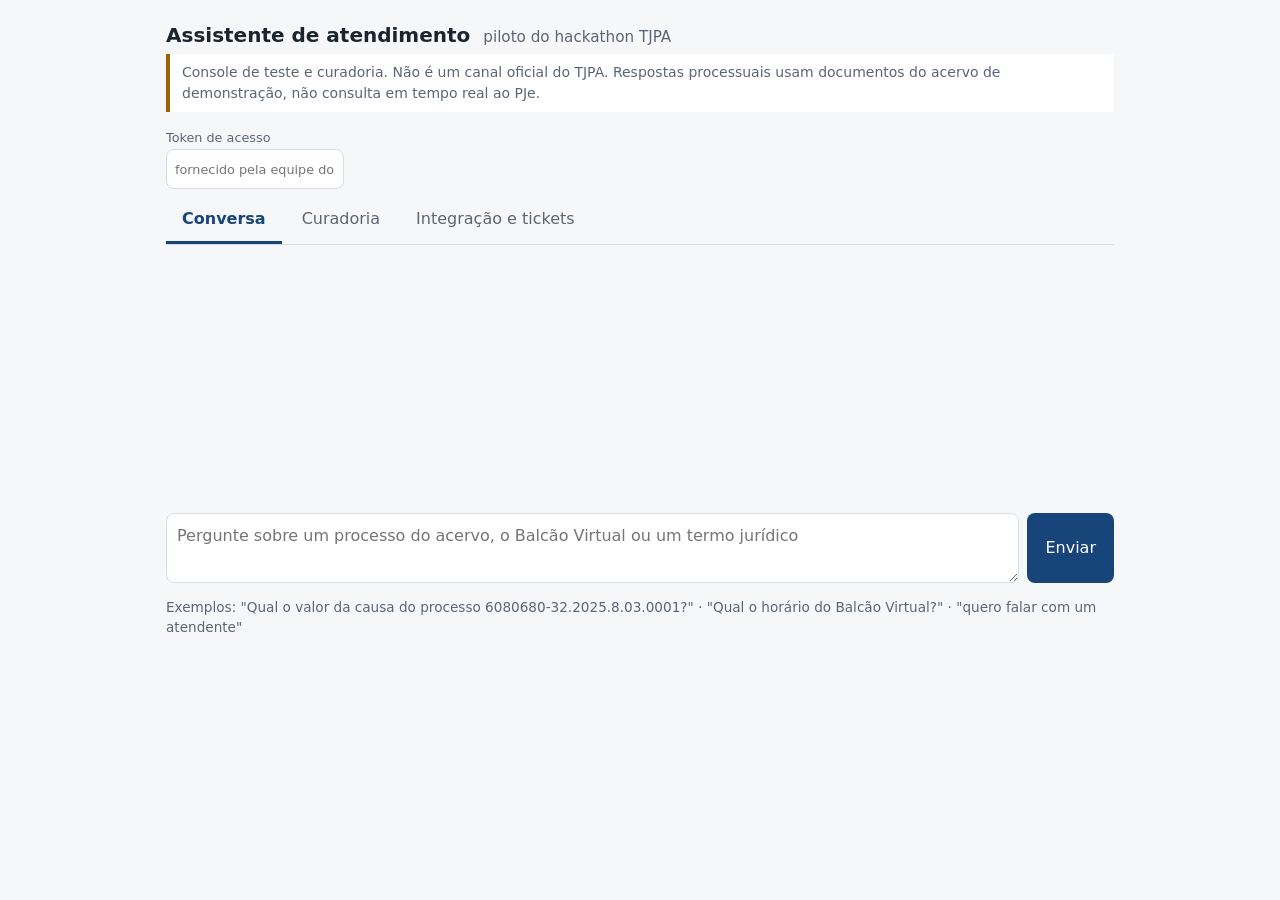
<file: frontend/index.html>
<!doctype html>
<html lang="pt-BR">
<head>
  <meta charset="utf-8">
  <meta name="viewport" content="width=device-width, initial-scale=1">
  <title>Assistente TJPA - piloto</title>
  <link rel="stylesheet" href="styles.css">
</head>
<body>
  <header>
    <h1>Assistente de atendimento <span>piloto do hackathon TJPA</span></h1>
    <p class="notice">Console de teste e curadoria. Não é um canal oficial do TJPA. Respostas processuais usam documentos do acervo de demonstração, não consulta em tempo real ao PJe.</p>
    <p class="bar"><label>Token de acesso <input id="token" type="password" autocomplete="off" placeholder="fornecido pela equipe do piloto"></label></p>
    <nav role="tablist">
      <button role="tab" id="tab-chat" aria-selected="true">Conversa</button>
      <button role="tab" id="tab-cur" aria-selected="false">Curadoria</button>
      <button role="tab" id="tab-int" aria-selected="false">Integração e tickets</button>
    </nav>
  </header>

  <main>
    <section id="panel-chat">
      <ol id="log" aria-live="polite"></ol>
      <form id="chat-form">
        <label class="sr" for="msg">Mensagem</label>
        <textarea id="msg" rows="2" maxlength="1000" placeholder="Pergunte sobre um processo do acervo, o Balcão Virtual ou um termo jurídico" required></textarea>
        <button type="submit">Enviar</button>
      </form>
      <p class="hint">Exemplos: "Qual o valor da causa do processo 6080680-32.2025.8.03.0001?" · "Qual o horário do Balcão Virtual?" · "quero falar com um atendente"</p>
    </section>

    <section id="panel-cur" hidden>
      <div class="bar">
        <label>Domínio
          <select id="f-domain"><option value="">todos</option><option>processual</option><option>institucional</option><option>juridico</option></select>
        </label>
        <label>Estado
          <select id="f-state"><option value="">todos</option><option>pending_review</option><option>approved</option><option>rejected</option><option>needs_review</option><option>stale</option></select>
        </label>
        <label>Processo <input id="f-process" placeholder="0000000-00.0000.8.03.0000"></label>
        <button id="load" type="button">Carregar</button>
      </div>
      <p id="stats" class="hint"></p>
      <div class="table-wrap">
        <table>
          <thead><tr><th>Documento</th><th>Tipo</th><th>Estado</th><th>Motivo / origem</th><th>Ações</th></tr></thead>
          <tbody id="docs"></tbody>
        </table>
      </div>
      <p id="cur-msg" class="hint" role="status"></p>
    </section>

    <section id="panel-int" hidden>
      <p class="hint">Use estes dados no painel do Chatwoot. Eventos repetidos são ignorados, então Webhook e Bot juntos não duplicam respostas.</p>
      <button id="load-int" type="button" class="bar-btn">Carregar</button>
      <dl id="int-info"></dl>
      <h2>Tickets</h2>
      <div class="table-wrap">
        <table>
          <thead><tr><th>Protocolo</th><th>Conversa</th><th>Aberto em</th><th>Encerrado em</th><th>Encerrado por</th><th>Estado</th></tr></thead>
          <tbody id="tickets"></tbody>
        </table>
      </div>
    </section>
  </main>
  <script src="app.js"></script>
</body>
</html>
</file>
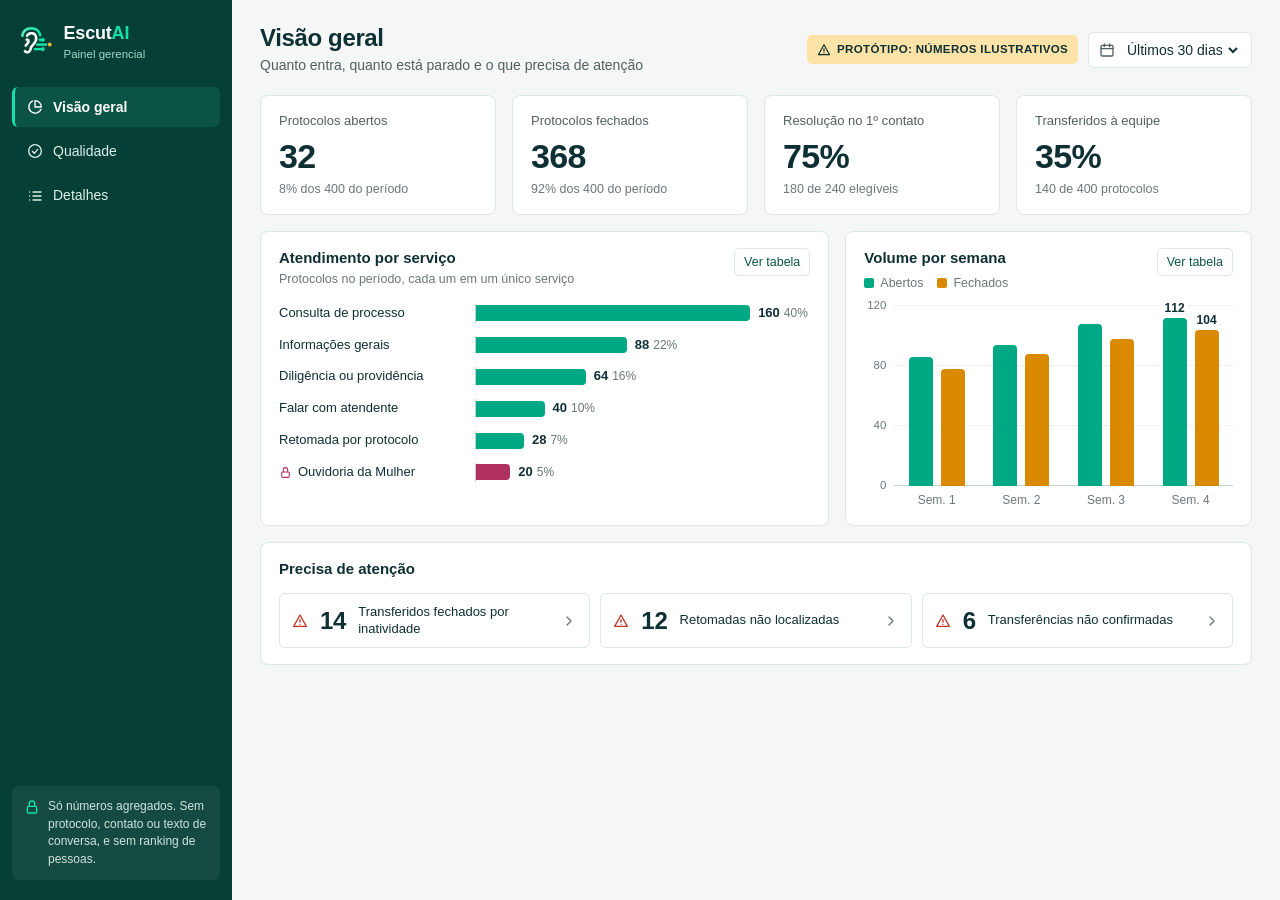
<file: docs/Dashboard/painel_gerencial.html>
<!doctype html>
<html lang="pt-BR">
<head>
<meta charset="utf-8">
<meta name="viewport" content="width=device-width, initial-scale=1">
<title>Painel gerencial</title>
<style>
:root{
  --escuro:#053F35;--petroleo:#0B5345;--verde:#00A884;--menta:#16E0A9;
  --tinta:#0E2F33;--cinza:#51605F;--cinza2:#6B7877;--linha:#DDE7E3;--fundo:#F4F7F6;--sup:#FFFFFF;--nevoa:#E8F4F0;--seta:#A8D5C6;
  --areia:#FDE3A7;--alerta:#C0392B;--rosa:#B03060;
  --s1:#00A884;--s2:#2F6FA7;--s3:#D98A00;
}
*{box-sizing:border-box}
html,body{margin:0;background:var(--fundo)}
body{font:14px/1.45 Inter,"Segoe UI",Roboto,Helvetica,Arial,sans-serif;color:var(--tinta);-webkit-font-smoothing:antialiased;font-feature-settings:"tnum"}
svg.i{width:16px;height:16px;fill:none;stroke:currentColor;stroke-width:2;stroke-linecap:round;stroke-linejoin:round;flex:none}
a{color:inherit}
.app{display:grid;grid-template-columns:232px minmax(0,1fr);min-height:100vh}
.side{background:var(--escuro);color:#fff;padding:20px 12px;display:flex;flex-direction:column;gap:24px;position:sticky;top:0;height:100vh}
.marca{display:flex;align-items:center;gap:10px;padding:0 8px}
.marca img{height:30px}
.marca b{font-size:18px;letter-spacing:-.01em}.marca b span{color:var(--menta)}
.marca small{display:block;font-size:11.5px;color:var(--seta);font-weight:400}
.menu{display:flex;flex-direction:column;gap:4px}
.menu a{display:flex;align-items:center;gap:10px;padding:10px 12px;border-radius:6px;text-decoration:none;color:#DCEFE9;border-left:3px solid transparent}
.menu a:hover{background:rgba(255,255,255,.07)}
.menu a[aria-current=page]{background:var(--petroleo);color:#fff;font-weight:600;border-left-color:var(--menta)}
.menu a:focus-visible,button:focus-visible,select:focus-visible,[tabindex]:focus-visible{outline:2px solid var(--menta);outline-offset:2px}
.regra{margin-top:auto;font-size:12px;line-height:1.45;color:#CFE6DF;padding:12px;border-radius:6px;background:rgba(255,255,255,.06);display:flex;gap:8px}
.regra svg{margin-top:1px;color:var(--menta)}
main{padding:24px 28px 28px;min-width:0}
.topo{display:flex;align-items:center;gap:12px;margin-bottom:20px;flex-wrap:wrap}
.topo h1{margin:0;font-size:24px;line-height:1.2;letter-spacing:-.015em}
.topo p{margin:2px 0 0;color:var(--cinza)}
.topo .dir{margin-left:auto;display:flex;align-items:center;gap:10px;flex-wrap:wrap}
.selo{background:var(--areia);font-size:11.5px;font-weight:700;letter-spacing:.03em;padding:6px 10px;border-radius:5px;display:inline-flex;gap:6px;align-items:center}
.selo svg{width:14px;height:14px}
.campo{display:inline-flex;align-items:center;gap:8px;background:var(--sup);border:1px solid var(--linha);border-radius:6px;padding:0 10px;height:36px;color:var(--cinza)}
.campo select{border:0;background:none;font:inherit;color:var(--tinta);height:34px;padding-right:2px}
.pag{display:none}.pag.ativa{display:block}
.grade{display:grid;gap:16px}
.g4{grid-template-columns:repeat(4,minmax(0,1fr));margin-bottom:16px}
.g2{grid-template-columns:7fr 5fr;margin-bottom:16px}
.g2i{grid-template-columns:1fr 1fr;margin-bottom:16px}
.card{background:var(--sup);border:1px solid var(--linha);border-radius:8px;padding:16px 18px;min-width:0}
.kpi .rot{color:var(--cinza);font-size:13px}
.kpi .val{font-size:34px;line-height:1.15;font-weight:700;letter-spacing:-.02em;margin:6px 0 4px}
.kpi .ctx{color:var(--cinza2);font-size:12.5px}
.cab{display:flex;align-items:flex-start;gap:12px;margin-bottom:14px}
.cab h2{margin:0;font-size:15px;line-height:1.3}
.cab p{margin:2px 0 0;font-size:12.5px;color:var(--cinza2)}
.cab .acao{margin-left:auto;flex:none}
.bt{font:inherit;font-size:12.5px;background:none;border:1px solid var(--linha);border-radius:5px;color:var(--petroleo);padding:4px 9px;cursor:pointer}
.bt:hover{background:var(--nevoa)}
/* barras */
.barras{display:flex;flex-direction:column;gap:9px}
.bar{display:grid;grid-template-columns:186px minmax(0,1fr);align-items:center;gap:10px;border-radius:4px;padding:2px 0}
.bar:hover .tr i{filter:brightness(.9)}
.bar .nome{font-size:13px;display:flex;align-items:center;gap:6px}
.bar .nome svg{width:13px;height:13px;color:var(--rosa)}
.bar .tr{display:flex;align-items:center;gap:8px;min-width:0;border-left:1px solid #C5D3CE}
.bar .tr i{display:block;height:16px;background:var(--cor,var(--s1));border-radius:0 4px 4px 0}
.bar .tr b{font-size:13px;white-space:nowrap;font-weight:600}
.bar .tr b small{font-weight:400;color:var(--cinza2);font-size:12px;margin-left:4px}
.nota{font-size:12px;color:var(--cinza2);margin:12px 0 0;display:flex;gap:6px}
.nota svg{width:14px;height:14px;margin-top:2px}
/* colunas */
.leg{display:flex;gap:14px;font-size:12.5px;color:var(--cinza);flex-wrap:wrap}
.leg span{display:inline-flex;align-items:center;gap:6px}
.leg i{width:10px;height:10px;border-radius:2px;display:block}
.colunas{position:relative;display:grid;grid-template-columns:30px 1fr;margin-top:6px}
.yax{position:relative;height:180px}
.yax span{position:absolute;right:8px;transform:translateY(50%);font-size:11.5px;color:var(--cinza2)}
.plot{position:relative;height:180px;display:flex;justify-content:space-around;align-items:flex-end}
.plot u{position:absolute;left:0;right:0;height:1px;background:#EDF2F0;text-decoration:none}
.plot u.base{background:#C5D3CE}
.gr{position:relative;display:flex;gap:8px;align-items:flex-end;height:100%;z-index:1}
.gr .c{width:24px;border-radius:4px 4px 0 0;position:relative;cursor:default}
.gr .c:hover{filter:brightness(.9)}
.gr .c em{position:absolute;bottom:100%;left:50%;transform:translateX(-50%);font-size:12px;font-weight:600;font-style:normal;line-height:1.3;color:var(--tinta);background:var(--sup);padding:0 2px;margin-bottom:1px}
.xax{grid-column:2;display:flex;justify-content:space-around;margin-top:6px;font-size:12px;color:var(--cinza2)}
/* atenção */
.at{display:grid;grid-template-columns:repeat(3,minmax(0,1fr));gap:10px}
.at a{display:flex;align-items:center;gap:12px;padding:10px 12px;border:1px solid var(--linha);border-radius:6px;text-decoration:none}
.at a:hover{background:var(--fundo)}
.at .ic{color:var(--alerta)}
.at b{font-size:24px;line-height:1;letter-spacing:-.01em}
.at span{font-size:13px;line-height:1.3}
.at .ch{margin-left:auto;color:var(--cinza2)}
/* segmentado */
.seg{display:flex;gap:2px;height:44px;margin-bottom:14px}
.seg div{display:flex;align-items:center;justify-content:center;font-weight:700;font-size:13px;color:var(--rotulo)}
.seg div:first-child{border-radius:4px 0 0 4px}.seg div:last-child{border-radius:0 4px 4px 0}
.lin{display:flex;align-items:center;gap:8px;font-size:13px;padding:5px 0;border-top:1px solid #EDF2F0}
.lin:first-of-type{border-top:0}
.lin i{width:10px;height:10px;border-radius:2px}
.lin b{margin-left:auto;font-weight:600}
/* sem medição */
.sem{display:grid;grid-template-columns:1fr 1fr;gap:10px}
.sem div{display:flex;gap:12px;align-items:flex-start;padding:10px 12px;background:var(--fundo);border-radius:6px}
.sem svg{color:var(--cinza2);margin-top:2px}
.sem b{display:block;font-size:13.5px}.sem small{font-size:12.5px;color:var(--cinza2)}
/* tabelas */
table{width:100%;border-collapse:collapse;font-size:13px}
th{font-size:12px;text-align:left;color:var(--cinza);font-weight:600;padding:8px 10px;border-bottom:1px solid var(--linha)}
td{padding:9px 10px;border-bottom:1px solid #EDF2F0;vertical-align:top}
tr:last-child td{border-bottom:0}
td.n,th.n{text-align:right;white-space:nowrap}
td.n{font-weight:600}
.tag{display:inline-flex;align-items:center;gap:5px;font-size:12px;white-space:nowrap;color:var(--cinza)}
.tag svg{width:13px;height:13px}
.tag.h svg{color:var(--verde)}.tag.a svg{color:var(--s3)}.tag.c svg{color:var(--s2)}.tag.n svg{color:var(--rosa)}
.oculto{display:inline-flex;align-items:center;gap:5px;font-weight:600}
.oculto svg{width:13px;height:13px;color:var(--cinza2)}
.tabela{display:none}
.mostra .tabela{display:block}.mostra .grafico{display:none}
/* funil */
.funil{display:flex;flex-direction:column;gap:10px}
.fl{display:grid;grid-template-columns:270px minmax(0,1fr) 300px;gap:12px;align-items:center}
.fl .nome{font-size:13px}
.fl .tr{display:flex;align-items:center;gap:8px;border-left:1px solid #C5D3CE}
.fl .tr i{display:block;height:18px;border-radius:0 4px 4px 0}
.fl .tr b{font-weight:700}
.fl .por{font-size:12.5px;color:var(--cinza2)}
.regra-fcr{background:var(--nevoa);border-radius:6px;padding:8px 12px;font-size:13px;margin-bottom:14px}
#tip{position:fixed;display:none;z-index:9;background:var(--tinta);color:#fff;font-size:12.5px;padding:6px 10px;border-radius:5px;pointer-events:none;max-width:240px}
footer{margin-top:4px;font-size:12px;color:var(--cinza2)}
@media (max-width:1180px){.g2,.g2i{grid-template-columns:minmax(0,1fr)}.g4{grid-template-columns:repeat(2,minmax(0,1fr))}.fl{grid-template-columns:180px minmax(0,1fr)}.fl .por{grid-column:1/-1}}
@media (max-width:780px){
  .app{grid-template-columns:minmax(0,1fr)}
  .side{padding:12px 16px;gap:10px;position:static;height:auto}.regra{display:none}
  .menu{flex-direction:row}.menu a{flex:1;justify-content:center;padding:8px 6px;font-size:13px;border-left:0;border-bottom:3px solid transparent}.menu a[aria-current=page]{border-bottom-color:var(--menta)}
  main{padding:16px}.topo .dir{margin-left:0}
  .at,.sem{grid-template-columns:minmax(0,1fr)}
  .bar{grid-template-columns:minmax(0,1fr);gap:3px}
  .fl{grid-template-columns:minmax(0,1fr);gap:3px}
  .kpi .val{font-size:28px}
  .tabwrap{overflow-x:auto}
}
</style>
</head>
<body>
<svg width="0" height="0" style="position:absolute" aria-hidden="true"><defs>
<symbol id="pie" viewBox="0 0 24 24"><path d="M21 15.5A9.5 9.5 0 1 1 8.5 3"/><path d="M12 2.5a9.5 9.5 0 0 1 9.5 9.5H12z"/></symbol>
<symbol id="ok" viewBox="0 0 24 24"><circle cx="12" cy="12" r="9.5"/><path d="m8 12.5 3 3 5-6"/></symbol>
<symbol id="lst" viewBox="0 0 24 24"><path d="M9 6h12M9 12h12M9 18h12"/><path d="M4 6h.01M4 12h.01M4 18h.01"/></symbol>
<symbol id="cad" viewBox="0 0 24 24"><rect x="5" y="11" width="14" height="10" rx="2"/><path d="M8 11V7a4 4 0 0 1 8 0v4"/></symbol>
<symbol id="cal" viewBox="0 0 24 24"><rect x="3" y="5" width="18" height="16" rx="2"/><path d="M3 10h18M8 3v4M16 3v4"/></symbol>
<symbol id="inf" viewBox="0 0 24 24"><circle cx="12" cy="12" r="9.5"/><path d="M12 11v5M12 8h.01"/></symbol>
<symbol id="ale" viewBox="0 0 24 24"><path d="M12 3 2.5 20h19z"/><path d="M12 10v4M12 17h.01"/></symbol>
<symbol id="chv" viewBox="0 0 24 24"><path d="m9 6 6 6-6 6"/></symbol>
<symbol id="cli" viewBox="0 0 24 24"><rect x="5" y="4" width="14" height="17" rx="2"/><path d="M9 4V3h6v1M9 11h6M9 15h6"/></symbol>
<symbol id="est" viewBox="0 0 24 24"><path d="m12 3 2.8 5.8 6.2.9-4.5 4.4 1 6.3L12 17.5 6.500 20.400l1-6.300L3 9.700l6.200-.9z"/></symbol>
<symbol id="ocu" viewBox="0 0 24 24"><path d="M3 3l18 18M10.500 6.200A9 9 0 0 1 21.500 12a14 14 0 0 1-3 3.800M6.500 7.500A14 14 0 0 0 2.500 12a9.500 9.500 0 0 0 12.500 5"/></symbol>
<symbol id="cha" viewBox="0 0 24 24"><path d="M21 15a2 2 0 0 1-2 2H8l-5 4V5a2 2 0 0 1 2-2h14a2 2 0 0 1 2 2z"/></symbol>
<symbol id="ajs" viewBox="0 0 24 24"><path d="M14.500 6.500a4 4 0 0 0-5 5L3 18l3 3 6.500-6.500a4 4 0 0 0 5-5l-2.700 2.700-2.500-.5-.5-2.500z"/></symbol>
<symbol id="mai" viewBox="0 0 24 24"><circle cx="12" cy="12" r="9.500"/><path d="M12 8v8M8 12h8"/></symbol>
</defs></svg>

<div class="app">
  <aside class="side">
    <div class="marca"><img src="img/logo_escutai_branco.png" alt=""><div><b>Escut<span>AI</span></b><small>Painel gerencial</small></div></div>
    <nav class="menu" aria-label="Páginas do painel">
      <a href="#visao" data-pag="visao"><svg class="i"><use href="#pie"/></svg>Visão geral</a>
      <a href="#qualidade" data-pag="qualidade"><svg class="i"><use href="#ok"/></svg>Qualidade</a>
      <a href="#detalhes" data-pag="detalhes"><svg class="i"><use href="#lst"/></svg>Detalhes</a>
    </nav>
    <div class="regra"><svg class="i"><use href="#cad"/></svg><span>Só números agregados. Sem protocolo, contato ou texto de conversa, e sem ranking de pessoas.</span></div>
  </aside>
  <main>
    <header class="topo">
      <div><h1 id="titulo">Visão geral</h1><p id="sub"></p></div>
      <div class="dir">
        <span class="selo"><svg class="i"><use href="#ale"/></svg>PROTÓTIPO: NÚMEROS ILUSTRATIVOS</span>
        <label class="campo"><svg class="i"><use href="#cal"/></svg><span style="position:absolute;width:1px;height:1px;overflow:hidden">Período</span>
          <select><option>Últimos 30 dias</option></select></label>
      </div>
    </header>

    <section class="pag" id="pag-visao">
      <div class="grade g4" data-kpis='[["Protocolos abertos","32","8% dos 400 do período"],["Protocolos fechados","368","92% dos 400 do período"],["Resolução no 1º contato","75%","180 de 240 elegíveis"],["Transferidos à equipe","35%","140 de 400 protocolos"]]'></div>
      <div class="grade g2">
        <div class="card" data-tab>
          <div class="cab"><div><h2>Atendimento por serviço</h2><p>Protocolos no período, cada um em um único serviço</p></div><button class="bt acao">Ver tabela</button></div>
          <div class="grafico barras" id="b-servico"></div><div class="tabela tabwrap" id="t-servico"></div>
        </div>
        <div class="card" data-tab>
          <div class="cab"><div><h2>Volume por semana</h2><p class="leg" style="margin-top:6px"><span><i style="background:var(--s1)"></i>Abertos</span><span><i style="background:var(--s3)"></i>Fechados</span></p></div><button class="bt acao">Ver tabela</button></div>
          <div class="grafico colunas" id="c-semana" role="img" aria-label="Abertos e fechados crescem a cada semana; na semana 4 foram 112 abertos e 104 fechados."></div><div class="tabela tabwrap" id="t-semana"></div>
        </div>
      </div>
      <div class="card">
        <div class="cab"><div><h2>Precisa de atenção</h2></div></div>
        <div class="at">
          <a href="#detalhes"><svg class="i ic"><use href="#ale"/></svg><b>14</b><span>Transferidos fechados por inatividade</span><svg class="i ch"><use href="#chv"/></svg></a>
          <a href="#detalhes"><svg class="i ic"><use href="#ale"/></svg><b>12</b><span>Retomadas não localizadas</span><svg class="i ch"><use href="#chv"/></svg></a>
          <a href="#detalhes"><svg class="i ic"><use href="#ale"/></svg><b>6</b><span>Transferências não confirmadas</span><svg class="i ch"><use href="#chv"/></svg></a>
        </div>
      </div>
    </section>

    <section class="pag" id="pag-qualidade">
      <div class="grade g4" data-kpis='[["Resolvidos só pela Júlia","41%","150 de 368 fechados"],["Transferências confirmadas","96%","140 de 146 tentativas"],["1ª resposta humana","42 min","mediana, após transferir"],["Retomadas concluídas","70%","28 de 40 tentativas"]]'></div>
      <div class="grade g2">
        <div class="card" data-tab>
          <div class="cab"><div><h2>Resolução no 1º contato, por serviço</h2><p>Elegíveis sem novo protocolo do mesmo contato em 7 dias</p></div><button class="bt acao">Ver tabela</button></div>
          <div class="grafico barras" id="b-fcr"></div><div class="tabela tabwrap" id="t-fcr"></div>
          <p class="nota"><svg class="i"><use href="#inf"/></svg>Ouvidoria da Mulher fica fora: voltar a procurar não é falha do serviço.</p>
        </div>
        <div class="card" data-tab>
          <div class="cab"><div><h2>Como os protocolos fecharam</h2><p>368 protocolos fechados</p></div><button class="bt acao">Ver tabela</button></div>
          <div class="grafico" id="s-fech"></div><div class="tabela tabwrap" id="t-fech"></div>
          <p class="nota"><svg class="i"><use href="#inf"/></svg>Inatividade não conta como resolvido.</p>
        </div>
      </div>
      <div class="card">
        <div class="cab"><div><h2>Ainda sem medição</h2></div></div>
        <div class="sem">
          <div><svg class="i"><use href="#cli"/></svg><span><b>A pessoa precisou repetir o caso?</b><small>Revisão por amostra com os atendentes</small></span></div>
          <div><svg class="i"><use href="#est"/></svg><span><b>Satisfação de quem foi atendido</b><small>Pesquisa ao encerrar, a decidir</small></span></div>
        </div>
      </div>
    </section>

    <section class="pag" id="pag-detalhes">
      <div class="card" style="margin-bottom:16px">
        <div class="cab"><div><h2>Como chegamos aos 75% de resolução no 1º contato</h2></div></div>
        <div class="regra-fcr"><b>Regra proposta:</b> o protocolo conta como resolvido se a pessoa não abrir outro em até 7 dias. É indicador de tendência; a amostra com atendentes calibra.</div>
        <div class="funil" id="funil"></div>
      </div>
      <div class="grade g2i">
        <div class="card" data-tab>
          <div class="cab"><div><h2>Idade dos protocolos abertos</h2><p>32 abertos, por tempo desde a abertura</p></div><button class="bt acao">Ver tabela</button></div>
          <div class="grafico barras" id="b-idade"></div><div class="tabela tabwrap" id="t-idade"></div>
        </div>
        <div class="card" data-tab>
          <div class="cab"><div><h2>Transferências por equipe</h2><p>140 protocolos com equipe confirmada</p></div><button class="bt acao">Ver tabela</button></div>
          <div class="grafico barras" id="b-equipe"></div><div class="tabela tabwrap" id="t-equipe"></div>
        </div>
      </div>
      <div class="card" style="margin-bottom:16px">
        <div class="cab"><div><h2>Outras medidas</h2><p>Grupos com menos de 5 casos não são mostrados</p></div></div>
        <div class="tabwrap"><table>
          <thead><tr><th>Medida</th><th class="n">Valor</th><th>Base</th><th>Por que importa</th><th>Origem do dado</th></tr></thead>
          <tbody id="medidas"></tbody>
        </table></div>
      </div>
      <footer>Todos os números desta tela são ilustrativos.</footer>
    </section>
  </main>
</div>
<div id="tip" role="tooltip"></div>

<script>
const PAG={visao:["Visão geral","Quanto entra, quanto está parado e o que precisa de atenção"],
  qualidade:["Qualidade","O atendimento resolve de fato?"],
  detalhes:["Detalhes","As demais medidas e como cada número é calculado"]};
const ic=n=>`<svg class="i"><use href="#${n}"/></svg>`;

const SERV=[["Consulta de processo",160,"40%"],["Informações gerais",88,"22%"],["Diligência ou providência",64,"16%"],["Falar com atendente",40,"10%"],["Retomada por protocolo",28,"7%"],["Ouvidoria da Mulher",20,"5%",true]];
const FCR=[["Informações gerais",87],["Consulta de processo",78],["Retomada por protocolo",67],["Falar com atendente",64],["Diligência ou providência",60]];
const SEM=[["Sem. 1",86,78],["Sem. 2",94,88],["Sem. 3",108,98],["Sem. 4",112,104]];
const FECH=[["A pedido da pessoa",170,46,"--s1","var(--tinta)"],["Pelo atendente",118,32,"--s2","#fff"],["Por inatividade",80,22,"--s3","var(--tinta)"]];
const IDADE=[["Até 1 dia",14],["2 a 3 dias",8],["4 a 7 dias",5],["Mais de 7 dias",5]];
const EQUIPE=[["Secretaria",60],["Atendimento Humano Geral",38],["Gabinete",22],["Ouvidoria da Mulher",20,true]];
const FUNIL=[["Fechados",368,"","var(--seta)"],["Fechados pela pessoa ou pelo atendente",288,"Saem 80: inatividade não é resolução","var(--seta)"],["Elegíveis",240,"Saem 48: sem dono, caso restrito ou janela de 7 dias em curso","var(--seta)"],["Sem novo protocolo em 7 dias",180,"180 ÷ 240 = 75%","var(--s1)"]];
const TAG={h:["ok","Já registrado"],a:["ajs","Exige ajuste no backend"],c:["cha","Relatório do Chatwoot"],n:["mai","Coleta nova"]};
const OC=`<span class="oculto">${ic('ocu')}menos de 5</span>`;
const MED=[
 ["Atendimento por serviço","400","protocolos do período","Em qual serviço está o problema","a"],
 ["Transferidos fechados por inatividade","14","de 140 transferidos","Sinal de pessoa sem resposta","h"],
 ["Transferências não confirmadas","6","de 146 tentativas","Pedido perdido é o pior erro","h"],
 ["Retomadas não localizadas","12","de 40 tentativas","Se o protocolo serve de fato","h"],
 ["Júlia sem resposta segura","46","de 560 respostas","Onde falta conteúdo no acervo","h"],
 ["Rascunhos de IA gerados","60","no período","Uso do resumo ao atendente","h"],
 ["Rascunhos de IA com falha técnica",OC,"no período","Falha técnica do resumo","h"],
 ["Balcão Virtual: telefone de retorno informado","48","de 72 acessos ao Balcão","Se dá para retornar a chamada caída","h"],
 ["1ª resposta humana","42 min","mediana, após transferir","Tempo de espera real da pessoa","c"],
 ["Repetição do caso","Sem medição","amostra com atendentes","Prova se o histórico funcionou","n"],
 ["Satisfação","Sem medição","pesquisa ao encerrar","A visão de quem foi atendido","n"],
];

document.querySelectorAll('[data-kpis]').forEach(g=>{
  g.innerHTML=JSON.parse(g.dataset.kpis).map(([r,v,c])=>`<div class="card kpi"><div class="rot">${r}</div><div class="val">${v}</div><div class="ctx">${c}</div></div>`).join('');
});
function barras(id,itens,max,cor){
  document.getElementById(id).innerHTML=itens.map(x=>{
    const t=x.rotulo||x[1];
    return `<div class="bar" tabindex="0" data-tip="${x[0]}: ${x.tip||t}"><div class="nome">${x.rest?ic('cad'):''}${x[0]}</div><div class="tr"><i style="width:${x.w||(x[1]/max*82)}%;--cor:${x.rest?'var(--rosa)':cor}"></i><b>${t}${x.ex?`<small>${x.ex}</small>`:''}</b></div></div>`;}).join('');
}
function tabela(id,cab,linhas){
  document.getElementById(id).innerHTML=`<table><thead><tr>${cab.map((c,i)=>`<th${i?' class="n"':''}>${c}</th>`).join('')}</tr></thead><tbody>${linhas.map(l=>`<tr>${l.map((c,i)=>`<td${i?' class="n"':''}>${c}</td>`).join('')}</tr>`).join('')}</tbody></table>`;
}
barras('b-servico',SERV.map(s=>Object.assign([s[0],s[1]],{ex:s[2],rest:s[3],tip:`${s[1]} protocolos (${s[2]})`})),160,'var(--s1)');
tabela('t-servico',['Serviço','Protocolos','Parcela'],SERV.map(s=>[s[0],s[1],s[2]]));
barras('b-fcr',FCR.map(s=>Object.assign([s[0],s[1]],{rotulo:s[1]+'%',w:s[1]*.82,tip:s[1]+'% resolvidos'})),100,'var(--s1)');
tabela('t-fcr',['Serviço','Resolução'],FCR.map(s=>[s[0],s[1]+'%']));
barras('b-idade',IDADE.map(s=>Object.assign([s[0],s[1]],{tip:s[1]+' protocolos'})),14,'var(--s1)');
tabela('t-idade',['Tempo','Protocolos'],IDADE);
barras('b-equipe',EQUIPE.map(s=>Object.assign([s[0],s[1]],{rest:s[2],tip:s[1]+' protocolos'})),60,'var(--s1)');
tabela('t-equipe',['Equipe','Protocolos'],EQUIPE.map(s=>s.slice(0,2)));

const MAXY=120,TICKS=[0,40,80,120];
document.getElementById('c-semana').innerHTML=
 `<div class="yax">${TICKS.map(t=>`<span style="bottom:${t/MAXY*100}%">${t}</span>`).join('')}</div>
  <div class="plot">${TICKS.map(t=>`<u class="${t?'':'base'}" style="bottom:${t/MAXY*100}%"></u>`).join('')}
  ${SEM.map((s,i)=>`<div class="gr">
     <div class="c" tabindex="0" style="height:${s[1]/MAXY*100}%;background:var(--s1)" data-tip="${s[0]}: ${s[1]} abertos">${i==3?`<em>${s[1]}</em>`:''}</div>
     <div class="c" tabindex="0" style="height:${s[2]/MAXY*100}%;background:var(--s3)" data-tip="${s[0]}: ${s[2]} fechados">${i==3?`<em>${s[2]}</em>`:''}</div></div>`).join('')}
  </div><div class="xax">${SEM.map(s=>`<span>${s[0]}</span>`).join('')}</div>`;
tabela('t-semana',['Semana','Abertos','Fechados'],SEM);

document.getElementById('s-fech').innerHTML=
 `<div class="seg" role="img" aria-label="46% a pedido da pessoa, 32% pelo atendente, 22% por inatividade">${FECH.map(f=>`<div tabindex="0" style="width:${f[2]}%;background:var(${f[3]});--rotulo:${f[4]}" data-tip="${f[0]}: ${f[1]} (${f[2]}%)">${f[2]}%</div>`).join('')}</div>`+
 FECH.map(f=>`<div class="lin"><i style="background:var(${f[3]})"></i>${f[0]}<b>${f[1]}</b></div>`).join('');
tabela('t-fech',['Como fechou','Protocolos','Parcela'],FECH.map(f=>[f[0],f[1],f[2]+'%']));

document.getElementById('funil').innerHTML=FUNIL.map(f=>`<div class="fl" tabindex="0" data-tip="${f[0]}: ${f[1]}"><div class="nome">${f[0]}</div><div class="tr"><i style="width:${f[1]/368*85}%;background:${f[3]}"></i><b>${f[1]}</b></div><div class="por">${f[2]}</div></div>`).join('');

document.getElementById('medidas').innerHTML=MED.map(m=>`<tr><td>${m[0]}</td><td class="n">${m[1]}</td><td>${m[2]}</td><td>${m[3]}</td><td><span class="tag ${m[4]}">${ic(TAG[m[4]][0])}${TAG[m[4]][1]}</span></td></tr>`).join('');

document.querySelectorAll('[data-tab] .bt').forEach(b=>b.onclick=()=>{
  const c=b.closest('[data-tab]');const on=c.classList.toggle('mostra');b.textContent=on?'Ver gráfico':'Ver tabela';
});

const tip=document.getElementById('tip');
const moveTip=(x,y)=>{const w=tip.offsetWidth,h=tip.offsetHeight;tip.style.left=Math.min(innerWidth-w-8,x+12)+'px';tip.style.top=Math.max(8,y-h-10)+'px';};
const showTip=(el,x,y)=>{tip.textContent=el.dataset.tip;tip.style.display='block';moveTip(x,y);};
document.addEventListener('mouseover',e=>{const el=e.target.closest('[data-tip]');if(el)showTip(el,e.clientX,e.clientY);else tip.style.display='none';});
document.addEventListener('mousemove',e=>{if(tip.style.display==='block')moveTip(e.clientX,e.clientY);});
document.addEventListener('focusin',e=>{const el=e.target.closest('[data-tip]');if(el){const r=el.getBoundingClientRect();showTip(el,r.left,r.top);}});
document.addEventListener('focusout',()=>{tip.style.display='none';});

function rota(){
  const p=PAG[location.hash.slice(1)]?location.hash.slice(1):'visao';
  document.querySelectorAll('.pag').forEach(s=>s.classList.toggle('ativa',s.id==='pag-'+p));
  document.querySelectorAll('.menu a').forEach(a=>{if(a.dataset.pag===p)a.setAttribute('aria-current','page');else a.removeAttribute('aria-current');});
  document.getElementById('titulo').textContent=PAG[p][0];document.getElementById('sub').textContent=PAG[p][1];
  document.title=PAG[p][0]+' · Painel gerencial';window.scrollTo(0,0);
}
addEventListener('hashchange',rota);rota();
</script>
</body>
</html>
</file>
<file: frontend/styles.css>
:root {
  --bg: #f6f7f9; --card: #fff; --ink: #1c2430; --muted: #5b6675; --line: #d8dde5; --brand: #17457a; --ok: #1f7a4d; --warn: #9a6200; --bad: #b3261e;
  color-scheme: light dark;
}
@media (prefers-color-scheme: dark) {
  :root { --bg: #11161d; --card: #1a212b; --ink: #e8edf3; --muted: #9aa6b5; --line: #2c3644; --brand: #6aa6e8; --ok: #5fcf9a; --warn: #e0b04f; --bad: #ff8a80; }
}
* { box-sizing: border-box; }
body { margin: 0; font: 16px/1.5 system-ui, sans-serif; background: var(--bg); color: var(--ink); }
header, main { max-width: 980px; margin: 0 auto; padding: 0 16px; }
h1 { font-size: 1.25rem; margin: 20px 0 4px; } h1 span { color: var(--muted); font-weight: 400; font-size: .95rem; margin-left: 6px; }
.notice { margin: 0 0 12px; padding: 8px 12px; border-left: 4px solid var(--warn); background: var(--card); font-size: .875rem; color: var(--muted); }
nav { display: flex; gap: 4px; border-bottom: 1px solid var(--line); }
nav button { border: 0; background: none; color: var(--muted); padding: 10px 16px; cursor: pointer; border-bottom: 3px solid transparent; font: inherit; }
nav button[aria-selected="true"] { color: var(--brand); border-color: var(--brand); font-weight: 600; }
main { padding-top: 16px; padding-bottom: 32px; }
#log { list-style: none; margin: 0 0 12px; padding: 0; display: flex; flex-direction: column; gap: 10px; min-height: 240px; }
.msg { max-width: 88%; padding: 10px 14px; border-radius: 12px; background: var(--card); border: 1px solid var(--line); white-space: pre-wrap; overflow-wrap: anywhere; }
.msg.user { align-self: flex-end; background: var(--brand); color: #fff; border-color: var(--brand); }
.meta { margin-top: 8px; font-size: .78rem; color: var(--muted); display: flex; flex-wrap: wrap; gap: 6px; align-items: center; }
.badge { padding: 1px 8px; border-radius: 999px; border: 1px solid currentColor; font-weight: 600; }
.badge.answer { color: var(--ok); } .badge.abstain, .badge.clarify { color: var(--warn); } .badge.handoff { color: var(--bad); } .badge.greeting { color: var(--brand); }
form#chat-form { display: flex; gap: 8px; }
textarea { flex: 1; font: inherit; padding: 10px; border-radius: 8px; border: 1px solid var(--line); background: var(--card); color: var(--ink); resize: vertical; }
button, select, input { font: inherit; }
form button, .bar button { background: var(--brand); color: #fff; border: 0; border-radius: 8px; padding: 0 18px; cursor: pointer; min-height: 40px; }
button:focus-visible, textarea:focus-visible, input:focus-visible, select:focus-visible, nav button:focus-visible { outline: 3px solid var(--brand); outline-offset: 2px; }
.hint { color: var(--muted); font-size: .85rem; }
.bar { display: flex; flex-wrap: wrap; gap: 12px; align-items: end; margin-bottom: 8px; }
.bar label { display: flex; flex-direction: column; font-size: .8rem; color: var(--muted); gap: 2px; }
.bar input, .bar select { padding: 8px; border-radius: 8px; border: 1px solid var(--line); background: var(--card); color: var(--ink); min-height: 40px; }
.table-wrap { overflow-x: auto; background: var(--card); border: 1px solid var(--line); border-radius: 8px; }
table { border-collapse: collapse; width: 100%; font-size: .85rem; } th, td { padding: 8px 10px; border-bottom: 1px solid var(--line); text-align: left; vertical-align: top; }
td.actions button { margin-right: 6px; padding: 4px 10px; min-height: 32px; border-radius: 6px; border: 1px solid var(--line); background: var(--card); color: var(--ink); cursor: pointer; }
.state-approved { color: var(--ok); } .state-pending_review, .state-needs_review, .state-stale { color: var(--warn); } .state-rejected { color: var(--bad); }
.sr { position: absolute; left: -9999px; }
@media (max-width: 600px) { form#chat-form { flex-direction: column; } .msg { max-width: 100%; } }
dl { display: grid; grid-template-columns: max-content 1fr; gap: 6px 16px; font-size: .9rem; } dt { color: var(--muted); } dd { margin: 0; overflow-wrap: anywhere; }
.bar-btn { background: var(--brand); color: #fff; border: 0; border-radius: 8px; padding: 0 18px; min-height: 40px; cursor: pointer; margin-bottom: 8px; }
h2 { font-size: 1.05rem; margin: 20px 0 8px; }
</file>
